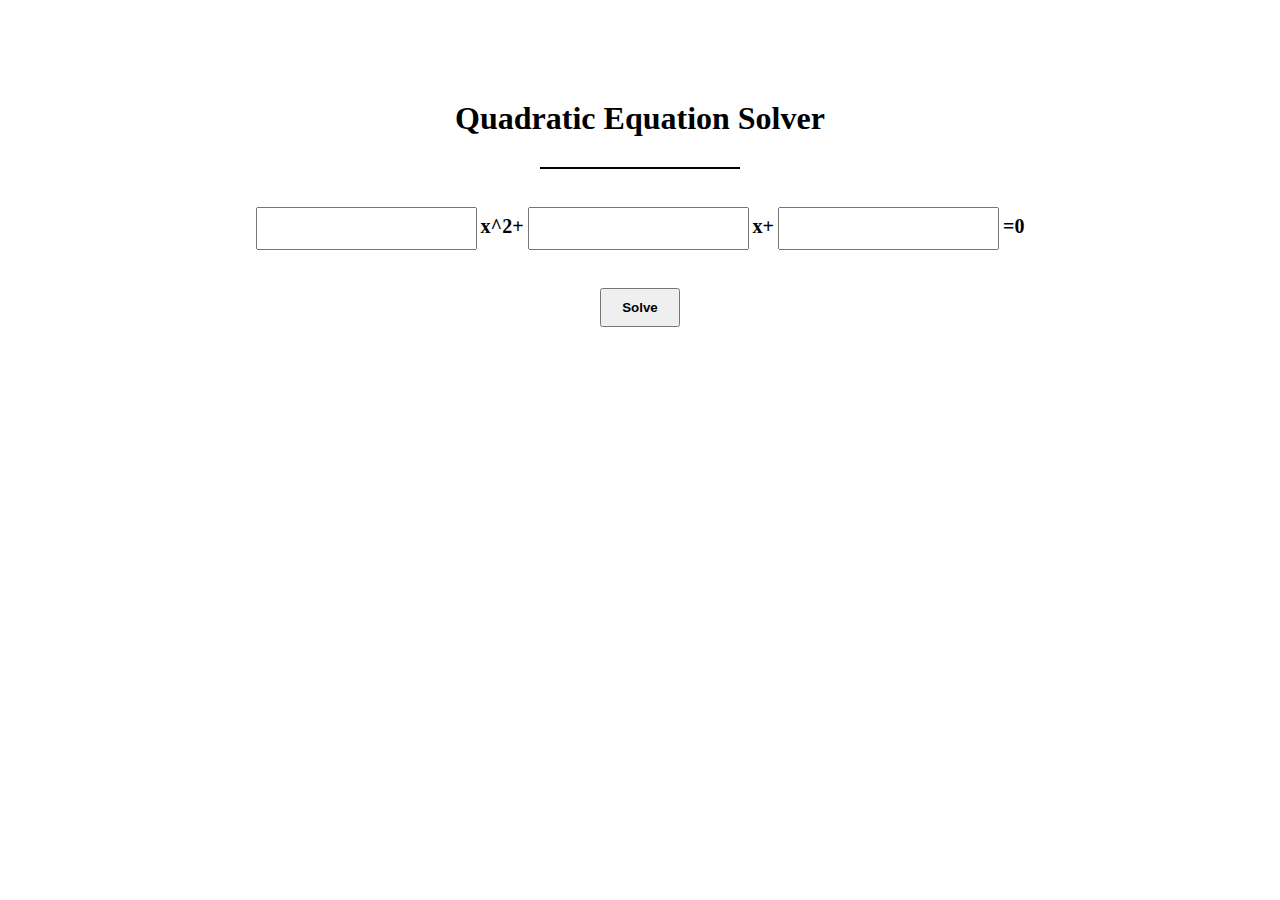
<file: tut03/equations/index.html>
<!DOCTYPE html>
<html lang="en">

<head>
    <meta charset="UTF-8">
    <meta name="viewport" content="width=device-width, initial-scale=1.0">
    <title>Document</title>
    <link rel="stylesheet" href="style.css">
</head>

<body>
    <script src="equations.js"></script>
    <header>
        <h1>Quadratic Equation Solver</h1>
    </header>
    <div class="line-break"></div>
    <div class="input">
        <input type="number" id="a">
        <span>x^2+</span>
        <input type="number" id="b">
        <span>x+</span>
        <input type="number" id="c">
        <span>=0</span>
    </div>
    <div class="button">
        <button onclick="clickButton()">Solve</button>
    </div>
    <p id="result"></p>
</body>

</html>
</file>
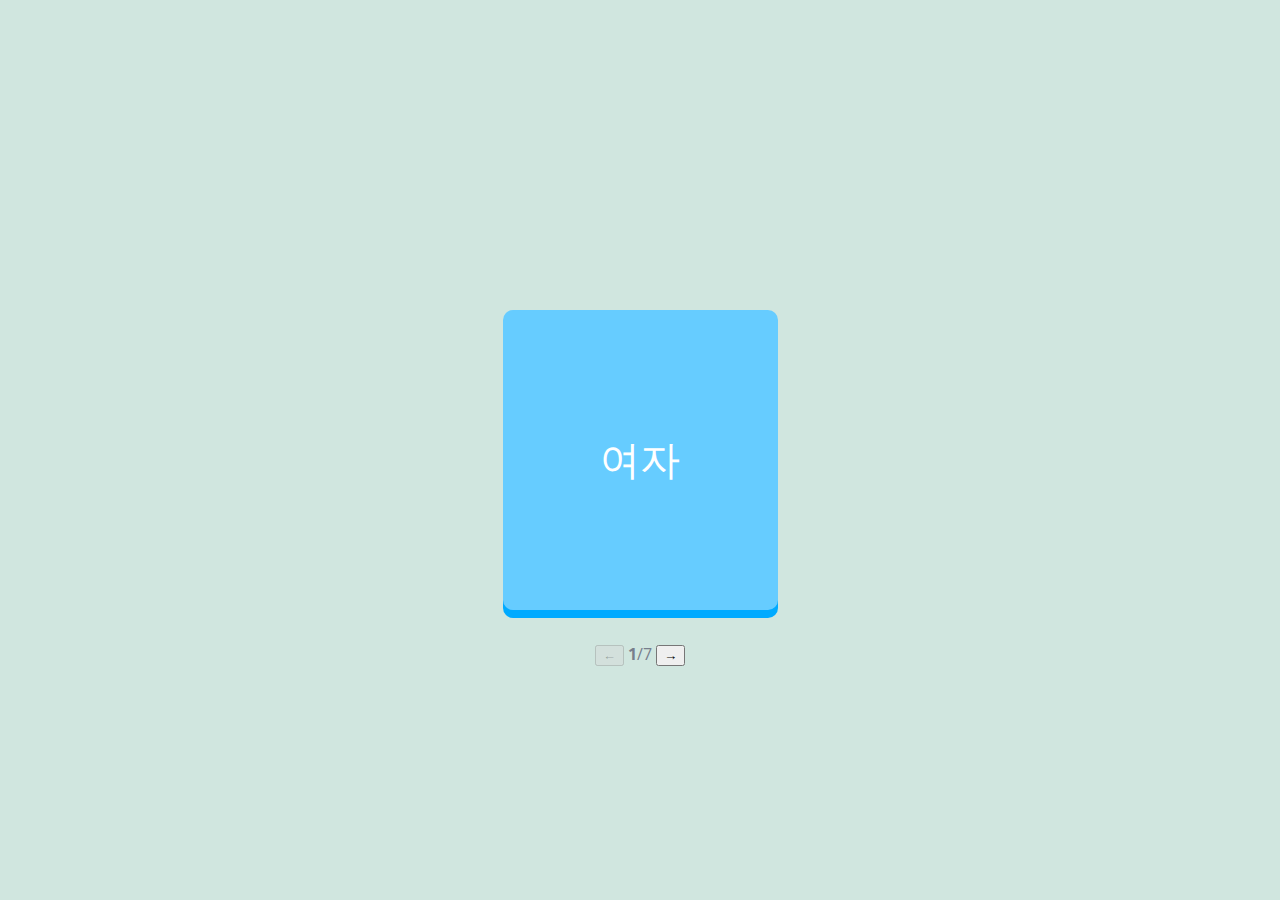
<file: tut04/tut04_starter_pack/flash-cards/index.html>
<!DOCTYPE html>
<html lang="en">

<head>
    <meta charset="UTF-8">
    <meta name="viewport" content="width=device-width, initial-scale=1.0">
    <meta http-equiv="X-UA-Compatible" content="ie=edge">
    <title>Flashcards</title>
    <link href="https://fonts.googleapis.com/css?family=Nunito|Open+Sans" rel="stylesheet">
    <link rel="icon" type="image/png" href="images/favicon-32x32.png" sizes="32x32" />
    <link rel="icon" type="image/png" href="images/favicon-16x16.png" sizes="16x16" />

    <link rel="stylesheet" href="css/style.css" />

    <script src="js/words.js" defer></script>
    <script src="js/script.js" defer></script>
</head>

<body>
    <div id="main">
        <div id="flashcard-container">

            <!-- Hi! I'm a flashcard -->
            <div class="flashcard-box ">
                
            </div>
            <!-- /////////////////// -->

        </div>

        <div id="status-bar">
            <button disabled id="prev">&larr;</button>
            <strong >1</strong>/<span>10</span>
            <button id="next">&rarr;</button>
        </div>
    </div>
</body>

</html>
</file>
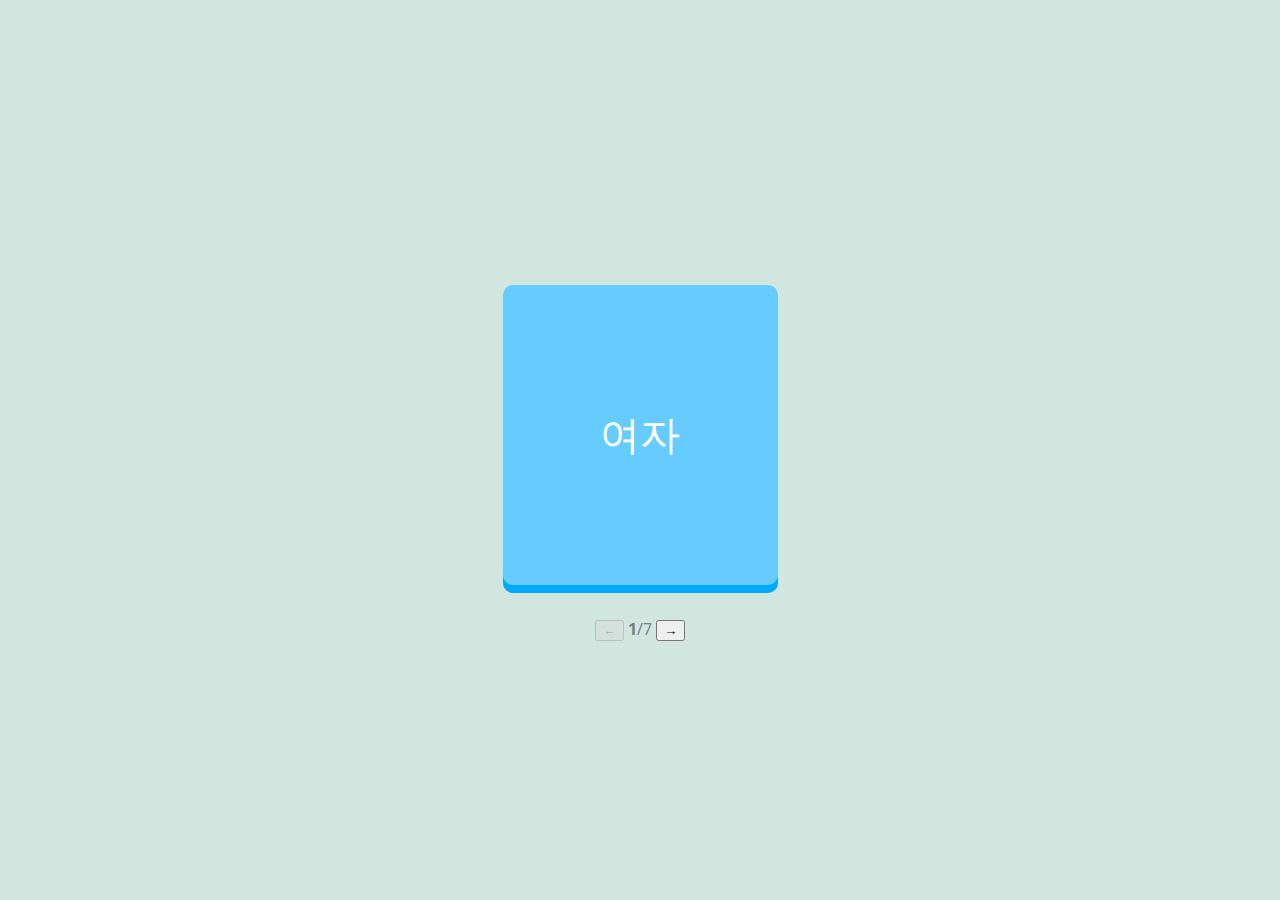
<file: tut05/solution/flash-cards/index.html>
<!DOCTYPE html>
<html lang="en">

<head>
    <meta charset="UTF-8">
    <meta name="viewport" content="width=device-width, initial-scale=1.0">
    <meta http-equiv="X-UA-Compatible" content="ie=edge">
    <title>Flashcards</title>
    <link href="https://fonts.googleapis.com/css?family=Nunito|Open+Sans" rel="stylesheet">
    <link rel="icon" type="image/png" href="images/favicon-32x32.png" sizes="32x32" />
    <link rel="icon" type="image/png" href="images/favicon-16x16.png" sizes="16x16" />

    <link rel="stylesheet" href="css/style.css" />

    <script src="js/words.js" defer></script>
    <script src="js/script.js" defer></script>
</head>

<body>
    <div id="main">
        <div id="flashcard-container">

            <!-- Hi! I'm a flashcard -->
            <!-- <div class="flashcard-box">
                <div class="flashcard word">word</div>
                <div class="flashcard definition hidden">definition</div>
            </div> -->
            <!-- /////////////////// -->

        </div>

        <div id="status-bar">
            <button disabled id="prev">&larr;</button>
            <strong>1</strong>/<span>10</span>
            <button id="next">&rarr;</button>
        </div>
    </div>
</body>

</html>
</file>
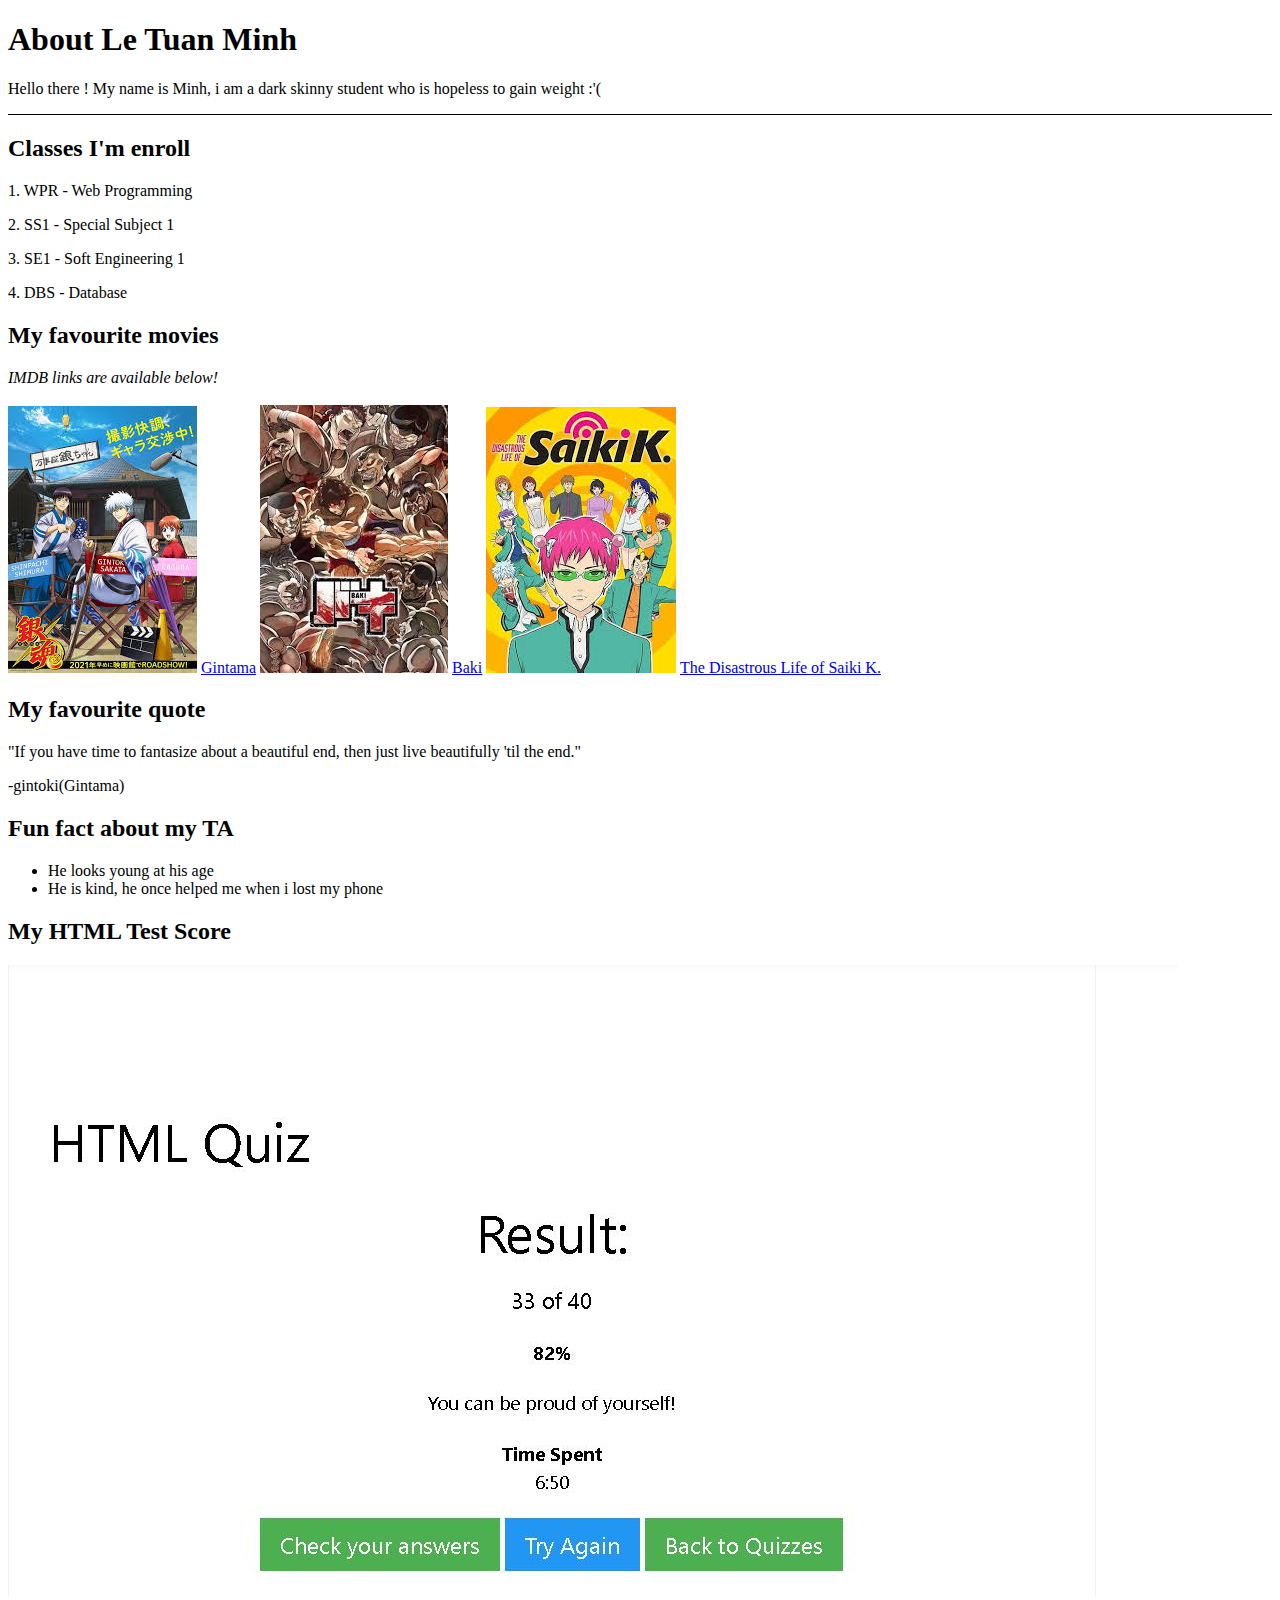
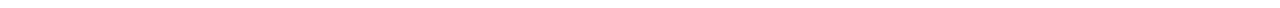
<file: tut01/aboutme.html>
<!DOCTYPE html>
<html lang="en">

<head>
    <meta charset="UTF-8">
    <meta name="viewport" content="width=device-width, initial-scale=1.0">
    <title>About me</title>
</head>

<body>
    <div class="about" style="border-bottom: 1px solid black;">
        <h1>About Le Tuan Minh</h1>
        <p>Hello there ! My name is Minh, i am a dark skinny student who is hopeless to gain weight :'( </p>
    </div>
    <div class="classes">
        <h2>Classes I'm enroll </h2>
        <p>1. WPR - Web Programming</p>
        <p>2. SS1 - Special Subject 1</p>
        <p>3. SE1 - Soft Engineering 1 </p>
        <p>4. DBS - Database</p>
    </div>
    <div class="movie">
        <h2>My favourite movies</h2>
        <em>IMDB links are available below!</em>
        <br>
        <br>
        <img src="img/gintama.jpg" alt="gintama">
        <a href="https://www.imdb.com/title/tt0988818/">Gintama</a>
        <img src="img/baki.jpg" alt="baki">
        <a href="https://www.imdb.com/title/tt6357658/">Baki</a>
        <img src="img/saiki.jpg" alt="saiki">
        <a href="https://www.imdb.com/title/tt6354518/">The Disastrous Life of Saiki K.</a>
    </div>
    <div class="quote">
        <h2>My favourite quote</h2>
        <p>"If you have time to fantasize about a beautiful end, then just live beautifully 'til the end."</p>
        <p> -gintoki(Gintama)</p>
    </div>
    <div class="fact">
        <h2>Fun fact about my TA</h2>
        <ul>
            <li>He looks young at his age </li>
            <li>He is kind, he once helped me when i lost my phone </li>
        </ul>
    </div>
    <div class="score">
        <h2>My HTML Test Score</h2>
        <img src="img/score.JPG" alt="score">
    </div>
</body>

</html>
</file>
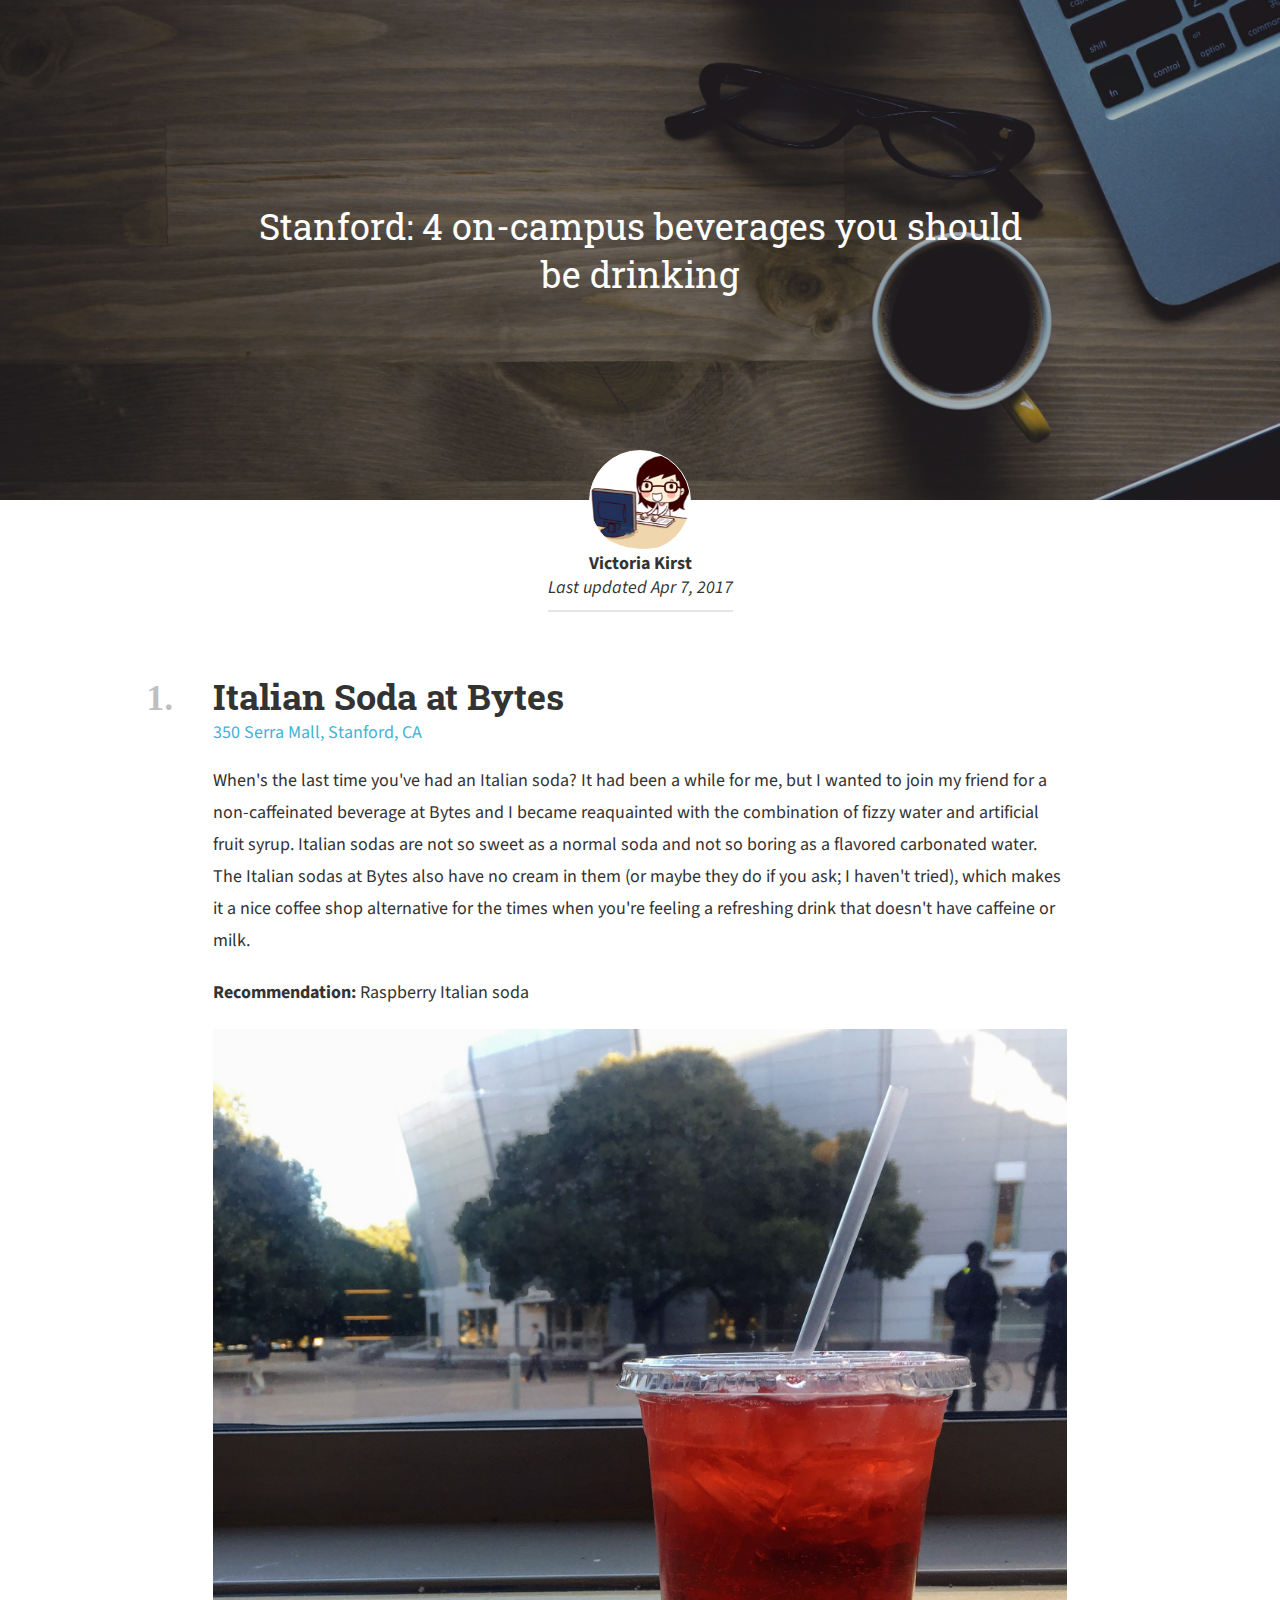
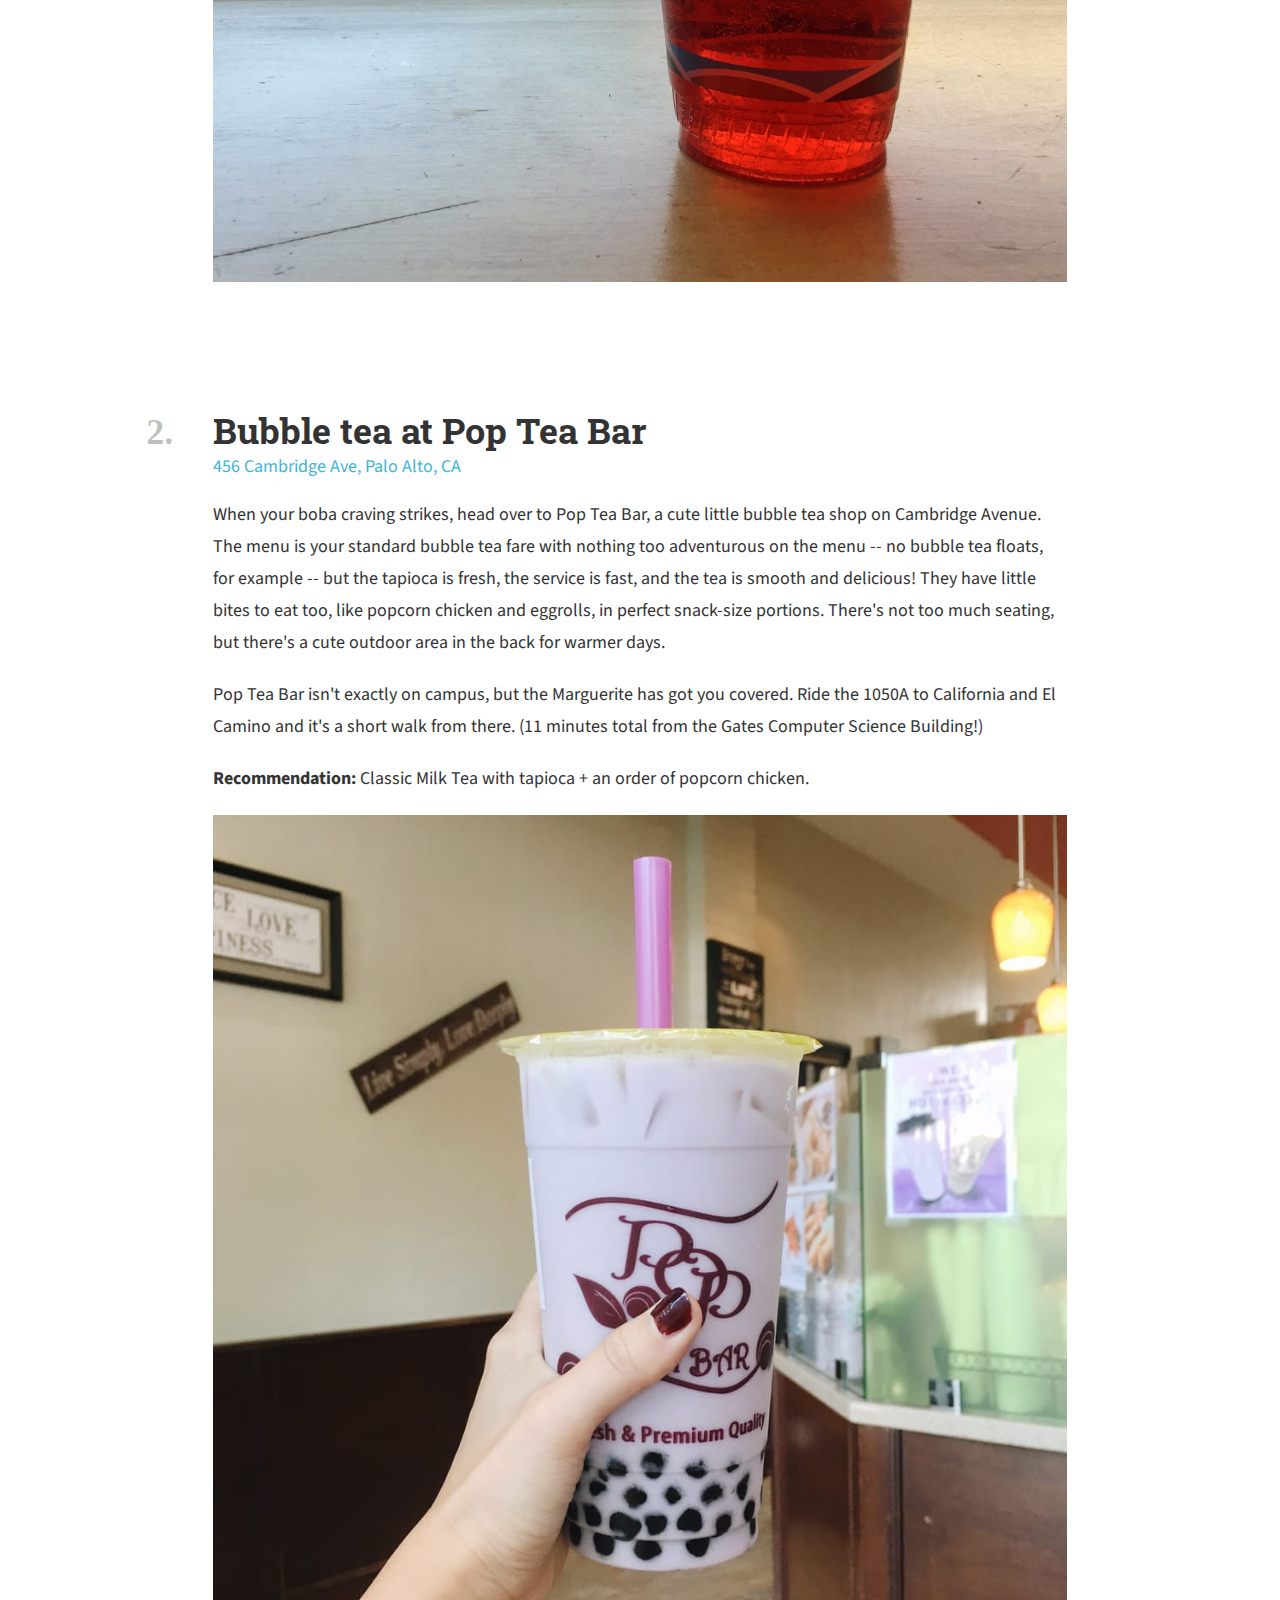
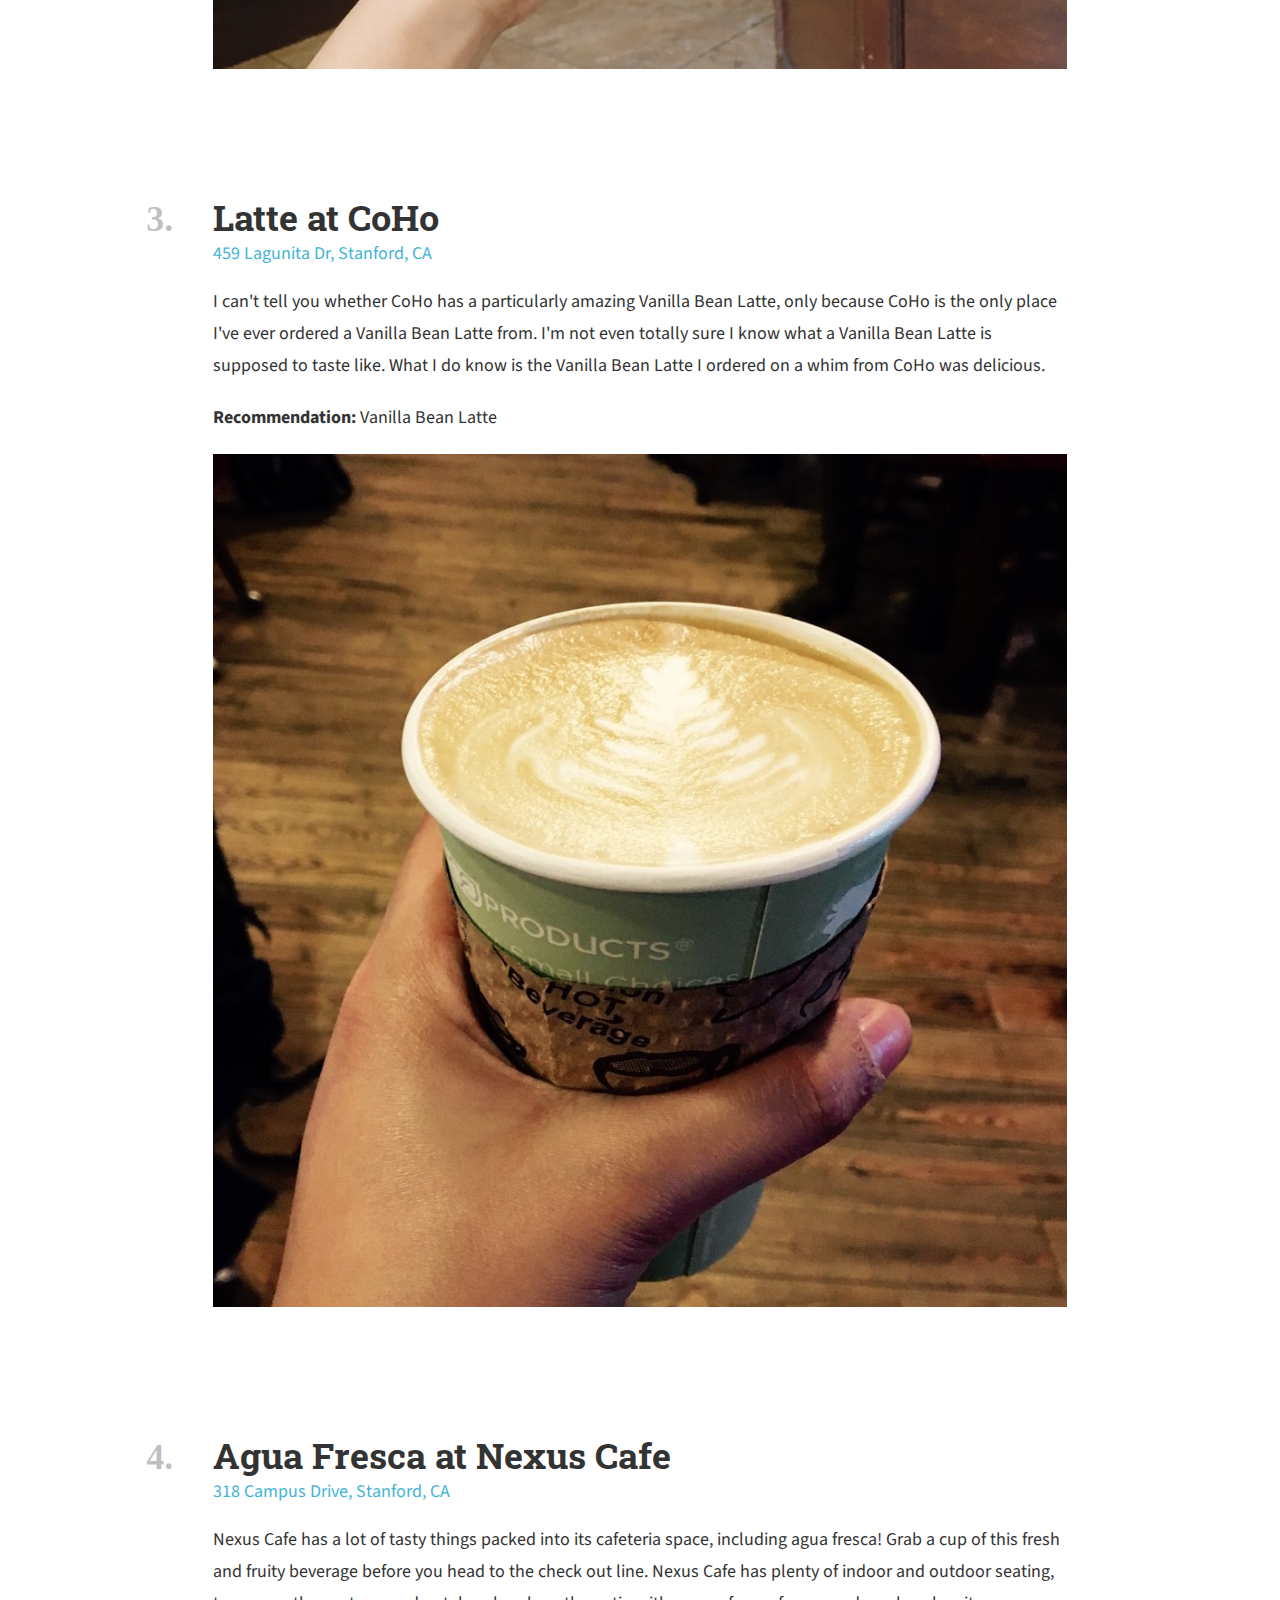
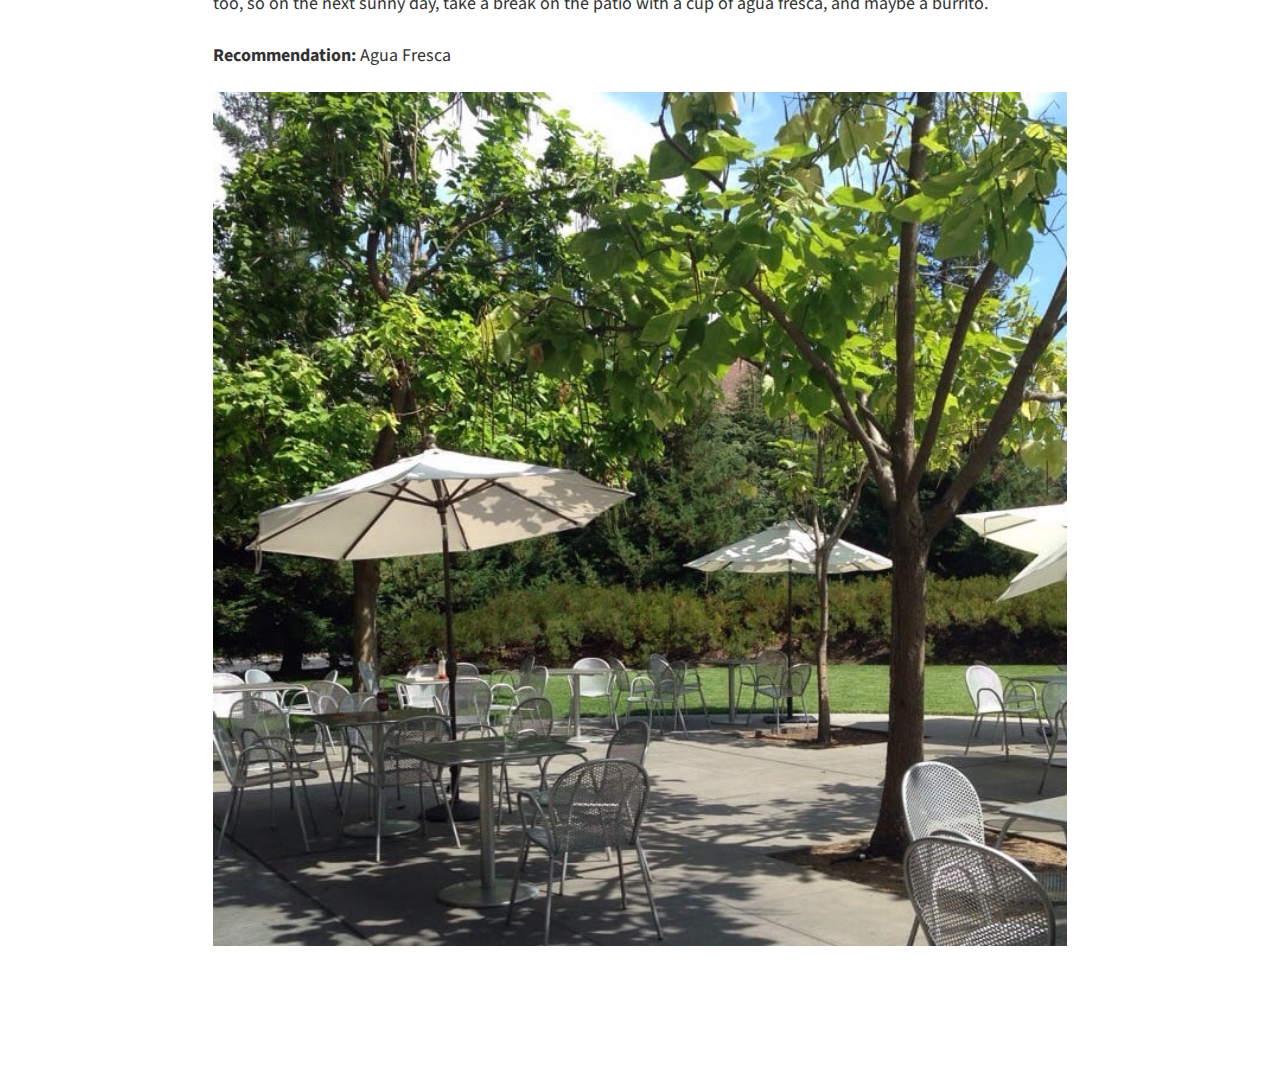
<file: tut02/wpr-tut02-LeTuanMinh/listicle.html>
<!DOCTYPE html>
<html>

<head>
    <meta charset="utf-8">
    <title>Stanford: 4 on-campus beverages you should be drinking</title>
    <link rel="icon" type="image/png" href="images/favicon-32x32.png" sizes="32x32" />
    <link rel="icon" type="image/png" href="images/favicon-16x16.png" sizes="16x16" />
    <link href="https://fonts.googleapis.com/css?family=Source+Sans+Pro|Roboto+Slab" rel="stylesheet">
    <link rel="stylesheet" href="css/listicle-style.css" />
</head>

<body>

    <header>
        <div id="title">
            Stanford: 4 on-campus beverages you should be drinking
        </div>
    </header>

    <div id="profile">
        <div id="profile-picture"> </div>

        <div id="profile-text">
            <strong> Victoria Kirst </strong> <br/>
            <em> Last updated Apr 7, 2017 </em>
        </div>
    </div>

    <section>

        <div id="listicle-body">
            <div class="item">
                <div id="head-break"></div>
                <div class="item-number-container">
                    <div class="item-number">1.</div>
                </div>
                <div class="item-header">Italian Soda at Bytes</div>
                <a href="https://goo.gl/maps/EjneHBEPksw"> 350 Serra Mall, Stanford, CA</a>

                <div class="break"> </div>
                <p class="item-text">
                    When's the last time you've had an Italian soda? It had been a while for me, but I wanted to join my friend for a non-caffeinated beverage at Bytes and I became reaquainted with the combination of fizzy water and artificial fruit syrup. Italian sodas
                    are not so sweet as a normal soda and not so boring as a flavored carbonated water. The Italian sodas at Bytes also have no cream in them (or maybe they do if you ask; I haven't tried), which makes it a nice coffee shop alternative
                    for the times when you're feeling a refreshing drink that doesn't have caffeine or milk.
                </p>
                <div class="break"> </div>
                <p class="item-text"> <strong> Recommendation:</strong> Raspberry Italian soda </p>
                <div class="break"> </div>
                <img src=images/italian-soda.jpg> </img>
                <div class="under-break"></div>
            </div>

            <div class="item">
                <div class="item-number-container">
                    <div class="item-number">2.</div>
                </div>
                <div class="item-header">Bubble tea at Pop Tea Bar</div>
                <a href="https://goo.gl/maps/3jHRC2umZCy"> 456 Cambridge Ave, Palo Alto, CA</a>

                <div class="break"> </div>
                <p class="item-text">
                    When your boba craving strikes, head over to Pop Tea Bar, a cute little bubble tea shop on Cambridge Avenue. The menu is your standard bubble tea fare with nothing too adventurous on the menu -- no bubble tea floats, for example -- but the tapioca is
                    fresh, the service is fast, and the tea is smooth and delicious! They have little bites to eat too, like popcorn chicken and eggrolls, in perfect snack-size portions. There's not too much seating, but there's a cute outdoor area in
                    the back for warmer days.
                </p>
                <div class="break"> </div>
                <p class="item-text">
                    Pop Tea Bar isn't exactly on campus, but the Marguerite has got you covered. Ride the 1050A to California and El Camino and it's a short walk from there. (11 minutes total from the Gates Computer Science Building!)
                </p>
                <div class="break"> </div>
                <p class="item-text"> <strong> Recommendation:</strong> Classic Milk Tea with tapioca + an order of popcorn chicken.</p>
                <div class="break"> </div>
                <img src=images/boba.jpg> </img>
                <div class="under-break"></div>
            </div>

            <div class="item">
                <div class="item-number-container">
                    <div class="item-number">3.</div>
                </div>
                <div class="item-header">Latte at CoHo</div>
                <a href="https://goo.gl/maps/jaov5FhK5852">459 Lagunita Dr, Stanford, CA</a>

                <div class="break"> </div>
                <p class="item-text">
                    I can't tell you whether CoHo has a particularly amazing Vanilla Bean Latte, only because CoHo is the only place I've ever ordered a Vanilla Bean Latte from. I'm not even totally sure I know what a Vanilla Bean Latte is supposed to taste like. What I
                    do know is the Vanilla Bean Latte I ordered on a whim from CoHo was delicious.
                </p>
                <div class="break"> </div>
                <p class="item-text"> <strong> Recommendation:</strong> Vanilla Bean Latte</p>
                <div class="break"> </div>
                <img src=images/coho-coffee.jpg> </img>
                <div class="under-break"></div>
            </div>

            <div class="item">
                <div class="item-number-container">
                    <div class="item-number">4.</div>
                </div>
                <div class="item-header">Agua Fresca at Nexus Cafe</div>
                <a href="https://goo.gl/maps/WzJZx183auA2">318 Campus Drive, Stanford, CA</a>

                <div class="break"> </div>
                <p class="item-text">
                    Nexus Cafe has a lot of tasty things packed into its cafeteria space, including agua fresca! Grab a cup of this fresh and fruity beverage before you head to the check out line. Nexus Cafe has plenty of indoor and outdoor seating, too, so on the next sunny
                    day, take a break on the patio with a cup of agua fresca, and maybe a burrito.
                </p>
                <div class="break"> </div>
                <p class="item-text"> <strong> Recommendation:</strong> Agua Fresca</p>
                <div class="break"> </div>
                <img src=images/nexus-cafe.jpg> </img>
                <div class="under-break"></div>
            </div>

        </div>

    </section>
    <!-- TODO(you): Write the HTML necessary to complete HW1! -->

    <!--

    ******************************************
    DO NOT TRANSCRIBE THE ARTICLE YOURSELF!!!!
    ******************************************

    You do not have to type in all of the text on the page!

    The contents of the article is in `listicle-content.txt`, which is
    included in this directory. Copy and paste the contents of that file into
    this HTML file as needed. You should only need to add HTML to markup the
    content.

  -->



</body>

</html>
</file>
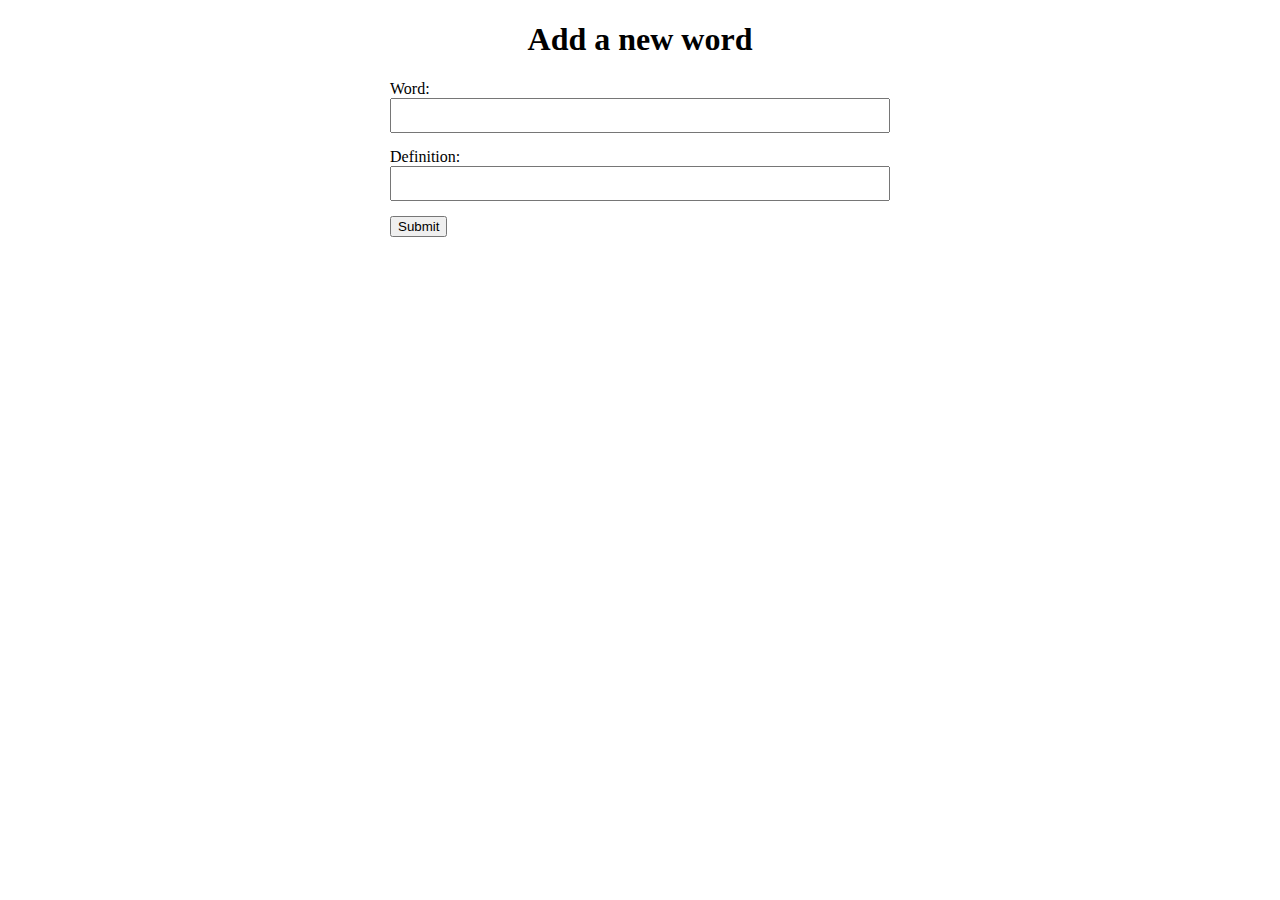
<file: tut05/solution/flashcards-oop/add.html>
<!DOCTYPE html>
<html lang="en">
  <head>
    <meta charset="UTF-8" />
    <meta name="viewport" content="width=device-width, initial-scale=1.0" />
    <title>Flashcards: Add a new word</title>

    <style>
      #main {
        width: 500px;
        margin: auto;
      }

      h1 {
        text-align: center;
      }

      form div {
        margin: 15px 0;
      }

      form input {
        padding: 8px;
        width: 100%;
        box-sizing: border-box;
      }
    </style>
  </head>
  <body>
    <div id="main">
      <h1>Add a new word</h1>
      <!-- action="https://wpr-quiz-api.herokuapp.com/words" method="POST" -->
      <form>
        <div>
          <label for="word">Word: </label>
          <input type="text" name="word" id="word" />
        </div>

        <div>
          <label for="definition">Definition: </label>
          <input type="text" name="definition" id="definition" />
        </div>
      </form>
      <div><button>Submit</button></div>
    </div>

    <script>
      function onSubmit(event) {
        // event.preventDefault(); // prevent normal form submit
        // TODO: using fetch - alert success when added
        const word = document.querySelector("#word").value;
        const def = document.querySelector("#definition").value;
        if (word != "" && def != "") {
          fetchData(word, def);
        }
      }

      async function fetchData(w, d) {
        const url = "https://wpr-quiz-api.herokuapp.com/words";
        const request = {
          method: "POST",
          headers: {
            "Content-Type": "application/json",
          },
        };
        request.body = JSON.stringify({
          word: w,
          definition: d,
        });
        const myResponse = await fetch(url, request);
        const WORDS = await myResponse.json();
      }

      const form = document.querySelector("button");
      form.addEventListener("click", onSubmit);
    </script>
  </body>
</html>
</file>
<file: tut03/equations/style.css>
* {
    margin: 0;
    padding: 0;
}

body {
    display: flex;
    flex-direction: column;
    justify-content: center;
    align-items: center;
}

span {
    font-weight: bold;
    font-size: 20px;
}

header {
    margin-top: 100px;
    margin-bottom: 30px;
}

.line-break {
    width: 200px;
    border-bottom: 2px solid black;
    margin-bottom: 30px;
}

.input {
    margin-bottom: 30px;
}

input[type=number] {
    padding: 12px 20px;
    margin: 8px 0;
    box-sizing: border-box;
}

button {
    font-weight: bold;
    padding: 10px 20px;
    margin-bottom: 30px;
    cursor: pointer;
}

p {
    font-weight: bold;
    font-size: 20px;
}
</file>
<file: tut04/tut04_starter_pack/flash-cards/css/style.css>
body {
    background-color: #d0e6df;
    color: #777e8c;
    font-family: 'Open Sans', sans-serif;
    user-select: none;
    -webkit-user-select: none;

    width: 100vw;
    height: 100vh;
    margin: 0;
    box-sizing: border-box;

    display: flex;
    align-items: center;
    justify-content: center;
}

h1,
h2,
h3,
h4,
h5,
h6 {
    font-family: 'Nunito', sans-serif;
    margin: 0;
    text-align: center;
}

/* ----------- Over here! ---------- */
.hidden {
    display: none !important;
}
/* ------------------ ------------------ */
.flashcard-box {
    padding: 25px;
}

.flashcard {
    height: 300px;
    width: 275px;
    border-radius: 10px;
    padding: 5px;
    margin-bottom: 8px;

    font-size: 2.5em;

    display: flex;
    justify-content: center;
    align-items: center;

    box-sizing: border-box;
}

.word {
    background: #66ccff;
    color: white;
    box-shadow: 0 8px #00aaff;
    
}

.definition {
    background: white;
    color: black;
    box-shadow: 0 8px #ffcc66;
}

#main {
    height: 100vh;
    display: flex;
    justify-content: center;
    align-items: center;
    flex-direction: column;
}

#main .status {
    background-color: #b6d9d9;
    border-radius: 10px;
    color: #607d8b;
    margin-top: 1em;
    padding: 0.5em;
    width: 275px;
    text-align: center;

    box-sizing: border-box;
}
</file>
<file: tut05/solution/flash-cards/css/style.css>
body {
    background-color: #d0e6df;
    color: #777e8c;
    font-family: 'Open Sans', sans-serif;
    user-select: none;
    -webkit-user-select: none;

    width: 100vw;
    height: 100vh;
    margin: 0;
    box-sizing: border-box;

    display: flex;
    align-items: center;
    justify-content: center;
}

h1,
h2,
h3,
h4,
h5,
h6 {
    font-family: 'Nunito', sans-serif;
    margin: 0;
    text-align: center;
}

/* ----------- Over here! ---------- */
.hidden {
    display: none !important;
}
/* ------------------ ------------------ */
.flashcard-box {
    padding: 25px;
}

.flashcard {
    height: 300px;
    width: 275px;
    border-radius: 10px;
    padding: 5px;
    margin-bottom: 8px;

    font-size: 2.5em;

    display: flex;
    justify-content: center;
    align-items: center;

    box-sizing: border-box;
}

.word {
    background: #66ccff;
    color: white;
    box-shadow: 0 8px #00aaff;
}

.definition {
    background: white;
    color: black;
    box-shadow: 0 8px #ffcc66;
}

#main {
    height: 100vh;
    display: flex;
    justify-content: center;
    align-items: center;
    flex-direction: column;
}

#main .status {
    background-color: #b6d9d9;
    border-radius: 10px;
    color: #607d8b;
    margin-top: 1em;
    padding: 0.5em;
    width: 275px;
    text-align: center;

    box-sizing: border-box;
}
</file>
<file: tut02/wpr-tut02-LeTuanMinh/css/listicle-style.css>
body {
  margin: 0 auto;
}

header {
  height: 500px;
  background-image: linear-gradient(rgba(0, 0, 0, 0.3), rgba(0, 0, 0, 0.3)),
    url(../images/header.jpg);
  background-size: cover;
  background-position: center;
  background-repeat: no-repeat;
  position: relative;
}

#title {
  position: absolute;
  font-family: "Roboto Slab", serif;
  color: white;
  font-size: 36px;
  font-weight: normal;
  width: 780px;
  text-align: center;
  top: 50%;
  left: 50%;
  transform: translate(-50%, -50%);
}

#profile {
  display: flex;
  flex-direction: column;
  align-items: center;
}

#profile-picture {
  height: 100px;
  width: 100px;
  background-image: url(../images/vrk.png);
  background-size: cover;
  border: 1px solid white;
  border-radius: 100%;
  margin-top: -50px;
  z-index: 1;
}

#profile-text {
  font-family: "Source Sans Pro", sans-serif;
  font-size: 18px;
  color: rgb(51, 51, 51);
  line-height: 24px;
  text-align: center;
  padding-bottom: 10px;
  border-bottom: 2px solid #e6e6e6;
}

section {
  display: flex;
  justify-content: center;
  align-items: center;
  flex-direction: column;
}

#listicle-body {
  width: 66.67%;
  position: relative;
}

img {
  width: 100%;
}

.item-number-container {
  position: absolute;
  right: 100%;
  padding-right: 40px;
  margin-top: 5px;
}

.item-number {
  font-size: 36px;
  font-weight: bold;
  color: rgba(0, 0, 0, 0.25);
}

.item-header {
  font-family: "Roboto Slab", serif;
  font-size: 36px;
  font-weight: bold;
  color: rgb(51, 51, 51);
}

a {
  font-family: "Source Sans Pro", sans-serif;
  color: #42b4d6;
  text-decoration: none;
  font-size: 18px;
}

a:hover {
  text-decoration: underline;
}

.item-text {
  margin: 0;
  font-family: "Source Sans Pro", sans-serif;
  font-size: 18px;
  line-height: 32px;
  color: rgb(51, 51, 51);
}

#head-break {
  height: 60px;
}

.under-break {
  height: 120px;
}

.break {
  height: 20px;
}
</file>
